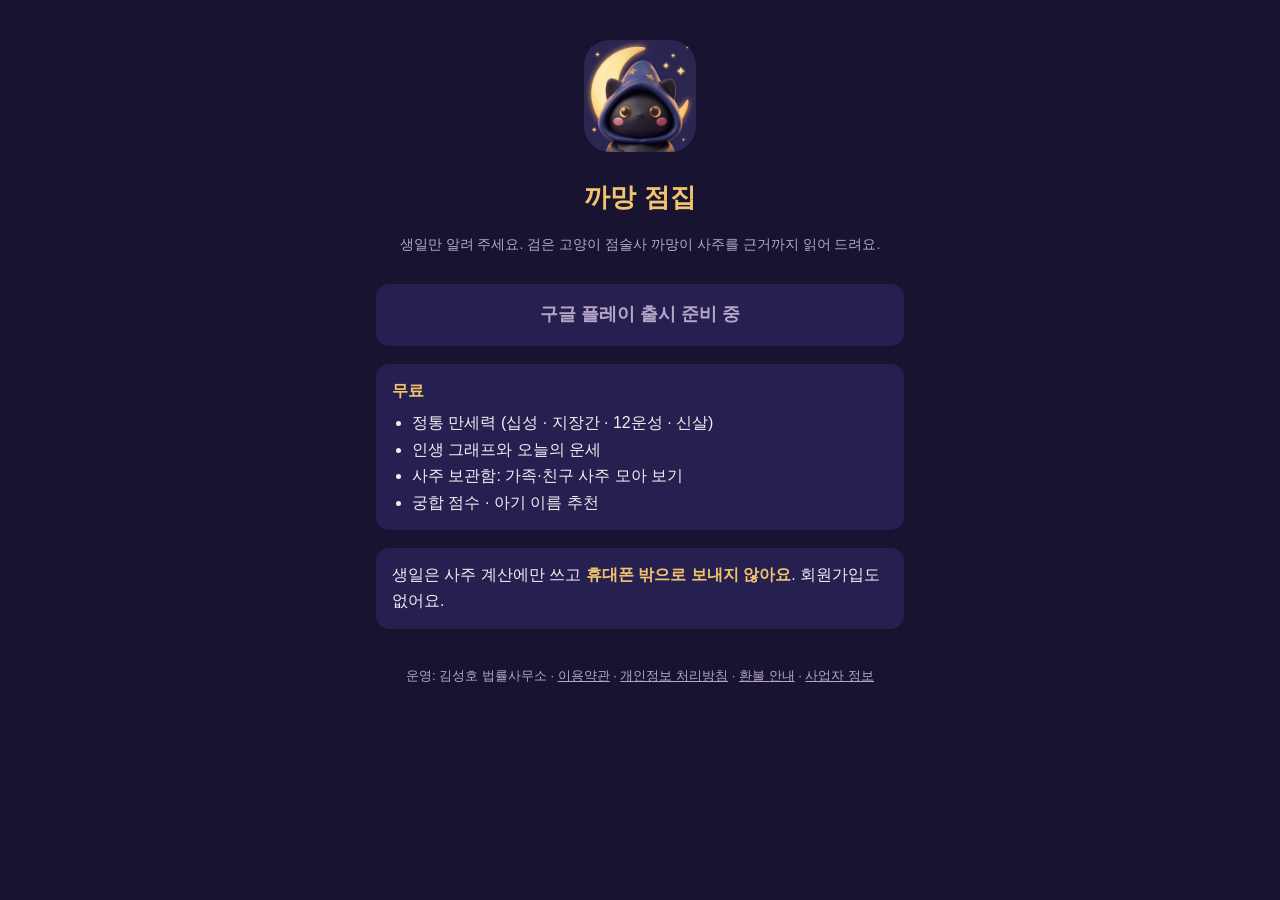
<file: index.html>
<!doctype html>
<html lang="ko">
<head>
<meta charset="utf-8">
<meta name="viewport" content="width=device-width,initial-scale=1">
<title>까망 점집</title>
<meta name="description" content="검은 고양이 점술사 까망이 사주를 근거까지 읽어 주는 앱. 무료 만세력, 인생 그래프, 궁합 점수, 아기 이름 추천.">
<link rel="icon" href="icons/icon-192.png">
<link rel="apple-touch-icon" href="icons/apple-touch-icon.png">
<style>
:root { --bg: #171330; --fg: #f5ecf2; --mute: #b6a6c8; --card: #262050; --hl: #f2c46d; --btn: #ff7fa3; }
* { box-sizing: border-box; }
body { margin: 0; background: var(--bg); color: var(--fg); font: 16px/1.65 -apple-system, "Apple SD Gothic Neo", "Noto Sans KR", sans-serif; }
main { max-width: 560px; margin: 0 auto; padding: 40px 16px 56px; text-align: center; }
img.icon { width: 112px; height: 112px; border-radius: 26px; }
h1 { font-size: 26px; margin: 16px 0 4px; color: var(--hl); }
.note { color: var(--mute); font-size: 14px; }
.btn { display: block; margin: 28px 0 8px; padding: 16px; border-radius: 14px; background: var(--btn); color: #2a1720; font-weight: 800; font-size: 18px; text-decoration: none; }
.btn.off { background: var(--card); color: var(--mute); }
.card { background: var(--card); border-radius: 14px; padding: 14px 16px; margin-top: 18px; text-align: left; }
.card ul { margin: 6px 0 0; padding-left: 20px; }
b { color: var(--hl); }
footer { margin-top: 36px; font-size: 13px; color: var(--mute); }
footer a { color: inherit; }
</style>
</head>
<body>
<main>
<img class="icon" src="icons/icon-512.png" alt="">
<h1>까망 점집</h1>
<p class="note">생일만 알려 주세요. 검은 고양이 점술사 까망이 사주를 근거까지 읽어 드려요.</p>
<span class="btn off">구글 플레이 출시 준비 중</span>
<div class="card"><b>무료</b>
<ul>
<li>정통 만세력 (십성 · 지장간 · 12운성 · 신살)</li>
<li>인생 그래프와 오늘의 운세</li>
<li>사주 보관함: 가족·친구 사주 모아 보기</li>
<li>궁합 점수 · 아기 이름 추천</li>
</ul></div>
<div class="card">생일은 사주 계산에만 쓰고 <b>휴대폰 밖으로 보내지 않아요</b>. 회원가입도 없어요.</div>
<footer>운영: 김성호 법률사무소 · <a href="terms.html">이용약관</a> · <a href="privacy.html">개인정보 처리방침</a> · <a href="refund.html">환불 안내</a> · <a href="business.html">사업자 정보</a></footer>
</main>
</body>
</html>
</file>
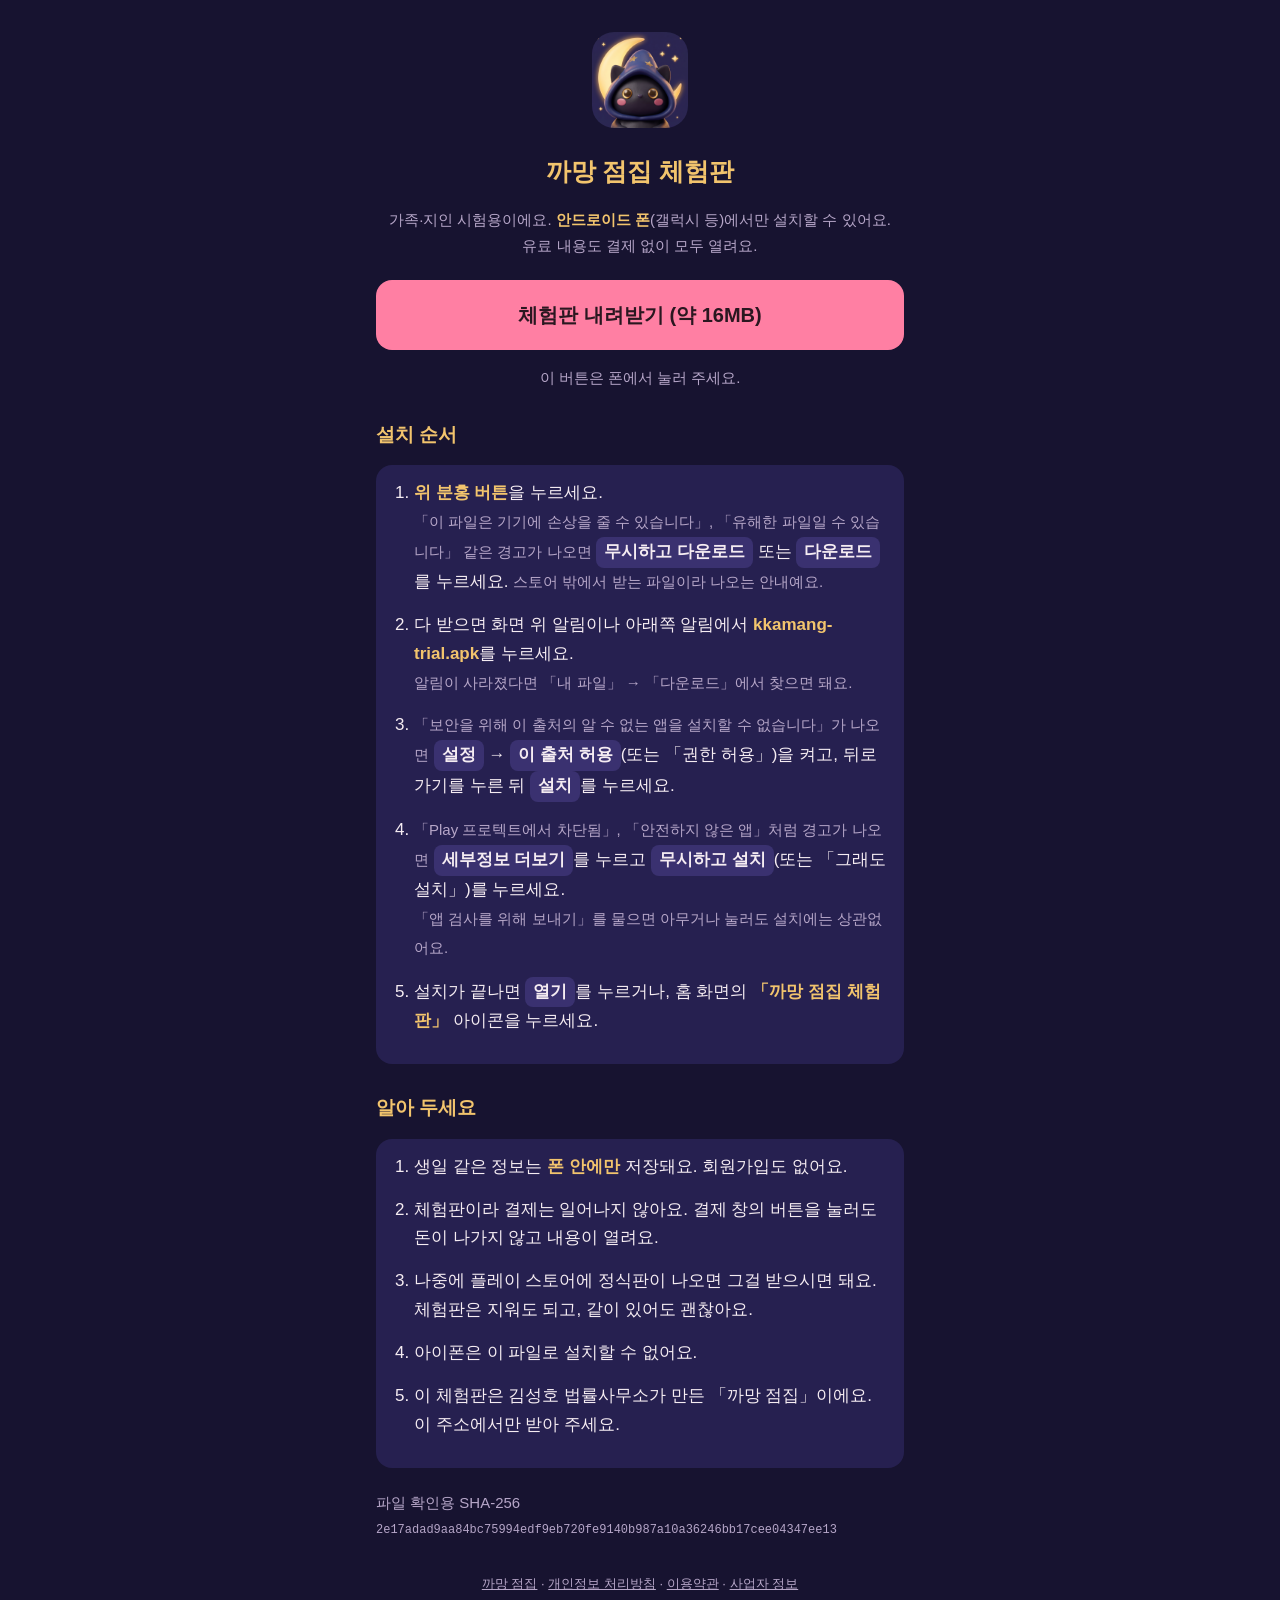
<file: try/index.html>
<!doctype html>
<html lang="ko">
<head>
<meta charset="utf-8">
<meta name="viewport" content="width=device-width,initial-scale=1">
<title>까망 점집 체험판 받기</title>
<meta name="robots" content="noindex">
<link rel="icon" href="../icons/icon-192.png">
<style>
:root { --bg: #171330; --fg: #f5ecf2; --mute: #b6a6c8; --card: #262050; --hl: #f2c46d; --btn: #ff7fa3; --ok: #9fe0b8; }
* { box-sizing: border-box; }
body { margin: 0; background: var(--bg); color: var(--fg); font: 17px/1.7 -apple-system, "Apple SD Gothic Neo", "Noto Sans KR", sans-serif; }
main { max-width: 560px; margin: 0 auto; padding: 32px 16px 56px; }
.top { text-align: center; }
img.icon { width: 96px; height: 96px; border-radius: 22px; }
h1 { font-size: 25px; margin: 12px 0 4px; color: var(--hl); }
h2 { font-size: 19px; margin: 28px 0 8px; color: var(--hl); }
.note { color: var(--mute); font-size: 15px; }
.btn { display: block; margin: 22px 0 6px; padding: 18px; border-radius: 16px; background: var(--btn); color: #2a1720; font-weight: 800; font-size: 20px; text-align: center; text-decoration: none; }
.card { background: var(--card); border-radius: 16px; padding: 14px 16px; margin-top: 14px; }
ol { margin: 0; padding-left: 22px; }
ol li { margin: 0 0 14px; }
.say { display: inline-block; padding: 1px 8px; border-radius: 8px; background: #3a3170; color: var(--fg); font-weight: 700; white-space: nowrap; }
.warn { color: var(--mute); font-size: 15px; }
b { color: var(--hl); }
code { font-size: 12px; word-break: break-all; color: var(--mute); }
footer { margin-top: 32px; font-size: 13px; color: var(--mute); text-align: center; }
footer a { color: inherit; }
</style>
</head>
<body>
<main>
<div class="top">
<img class="icon" src="../icons/icon-512.png" alt="">
<h1>까망 점집 체험판</h1>
<p class="note">가족·지인 시험용이에요. <b>안드로이드 폰</b>(갤럭시 등)에서만 설치할 수 있어요.<br>유료 내용도 결제 없이 모두 열려요.</p>
</div>

<a class="btn" href="kkamang-trial.apk" download>체험판 내려받기 (약 16MB)</a>
<p class="note" style="text-align:center">이 버튼은 폰에서 눌러 주세요.</p>

<h2>설치 순서</h2>
<div class="card">
<ol>
<li><b>위 분홍 버튼</b>을 누르세요.<br>
<span class="warn">「이 파일은 기기에 손상을 줄 수 있습니다」, 「유해한 파일일 수 있습니다」 같은 경고가 나오면</span>
<span class="say">무시하고 다운로드</span> 또는 <span class="say">다운로드</span>를 누르세요.
<span class="warn">스토어 밖에서 받는 파일이라 나오는 안내예요.</span></li>
<li>다 받으면 화면 위 알림이나 아래쪽 알림에서 <b>kkamang-trial.apk</b>를 누르세요.<br>
<span class="warn">알림이 사라졌다면 「내 파일」 → 「다운로드」에서 찾으면 돼요.</span></li>
<li><span class="warn">「보안을 위해 이 출처의 알 수 없는 앱을 설치할 수 없습니다」가 나오면</span>
<span class="say">설정</span> → <span class="say">이 출처 허용</span>(또는 「권한 허용」)을 켜고, 뒤로 가기를 누른 뒤 <span class="say">설치</span>를 누르세요.</li>
<li><span class="warn">「Play 프로텍트에서 차단됨」, 「안전하지 않은 앱」처럼 경고가 나오면</span>
<span class="say">세부정보 더보기</span>를 누르고 <span class="say">무시하고 설치</span>(또는 「그래도 설치」)를 누르세요.<br>
<span class="warn">「앱 검사를 위해 보내기」를 물으면 아무거나 눌러도 설치에는 상관없어요.</span></li>
<li>설치가 끝나면 <span class="say">열기</span>를 누르거나, 홈 화면의 <b>「까망 점집 체험판」</b> 아이콘을 누르세요.</li>
</ol>
</div>

<h2>알아 두세요</h2>
<div class="card">
<ol>
<li>생일 같은 정보는 <b>폰 안에만</b> 저장돼요. 회원가입도 없어요.</li>
<li>체험판이라 결제는 일어나지 않아요. 결제 창의 버튼을 눌러도 돈이 나가지 않고 내용이 열려요.</li>
<li>나중에 플레이 스토어에 정식판이 나오면 그걸 받으시면 돼요. 체험판은 지워도 되고, 같이 있어도 괜찮아요.</li>
<li>아이폰은 이 파일로 설치할 수 없어요.</li>
<li>이 체험판은 김성호 법률사무소가 만든 「까망 점집」이에요. 이 주소에서만 받아 주세요.</li>
</ol>
</div>

<p class="note" style="margin-top:22px">파일 확인용 SHA-256<br><code>2e17adad9aa84bc75994edf9eb720fe9140b987a10a36246bb17cee04347ee13</code></p>
<footer><a href="../">까망 점집</a> · <a href="../privacy.html">개인정보 처리방침</a> · <a href="../terms.html">이용약관</a> · <a href="../business.html">사업자 정보</a></footer>
</main>
</body>
</html>
</file>
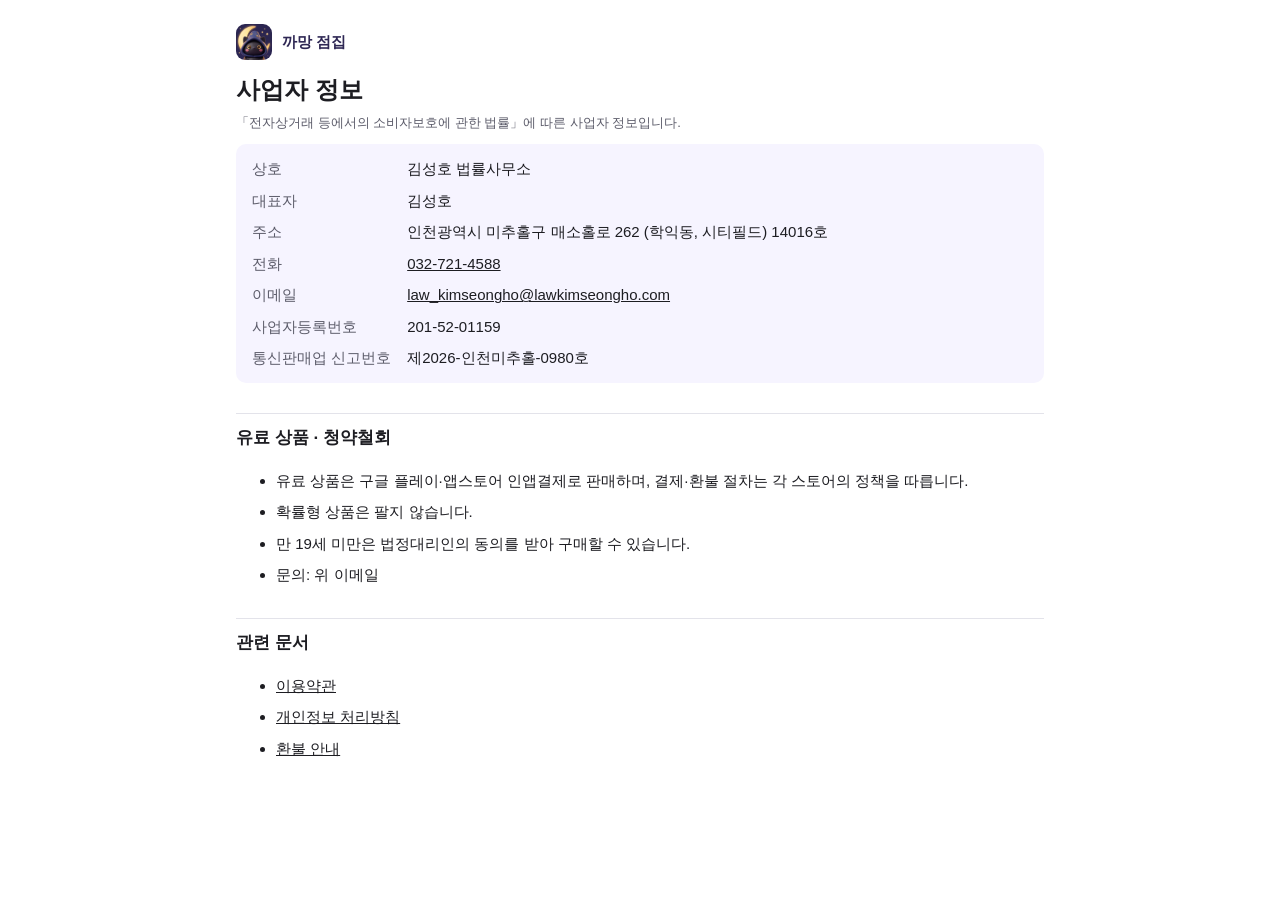
<file: business.html>
<!doctype html>
<html lang="ko">
<head>
<meta charset="utf-8">
<meta name="viewport" content="width=device-width,initial-scale=1">
<title>사업자 정보 · 까망 점집</title>
<link rel="icon" href="icons/icon-192.png">
<link rel="stylesheet" href="legal.css">
</head>
<body>
<main>
<a class="app" href="./"><img src="icons/icon-192.png" alt="">까망 점집</a>
<h1>사업자 정보</h1>
<p class="meta">「전자상거래 등에서의 소비자보호에 관한 법률」에 따른 사업자 정보입니다.</p>

<dl class="info">
  <dt>상호</dt><dd>김성호 법률사무소</dd>
  <dt>대표자</dt><dd>김성호</dd>
  <dt>주소</dt><dd>인천광역시 미추홀구 매소홀로 262 (학익동, 시티필드) 14016호</dd>
  <dt>전화</dt><dd><a href="tel:032-721-4588">032-721-4588</a></dd>
  <dt>이메일</dt><dd><a href="mailto:law_kimseongho@lawkimseongho.com">law_kimseongho@lawkimseongho.com</a></dd>
  <dt>사업자등록번호</dt><dd>201-52-01159</dd>
  <dt>통신판매업 신고번호</dt><dd>제2026-인천미추홀-0980호</dd>
</dl>

<h2>유료 상품 · 청약철회</h2>
<ul>
  <li>유료 상품은 구글 플레이·앱스토어 인앱결제로 판매하며, 결제·환불 절차는 각 스토어의 정책을 따릅니다.</li>
  <li>확률형 상품은 팔지 않습니다.</li>
  <li>만 19세 미만은 법정대리인의 동의를 받아 구매할 수 있습니다.</li>
  <li>문의: 위 이메일</li>
</ul>

<h2>관련 문서</h2>
<ul>
  <li><a href="terms.html">이용약관</a></li>
  <li><a href="privacy.html">개인정보 처리방침</a></li>
  <li><a href="refund.html">환불 안내</a></li>
</ul>
</main>
</body>
</html>
</file>
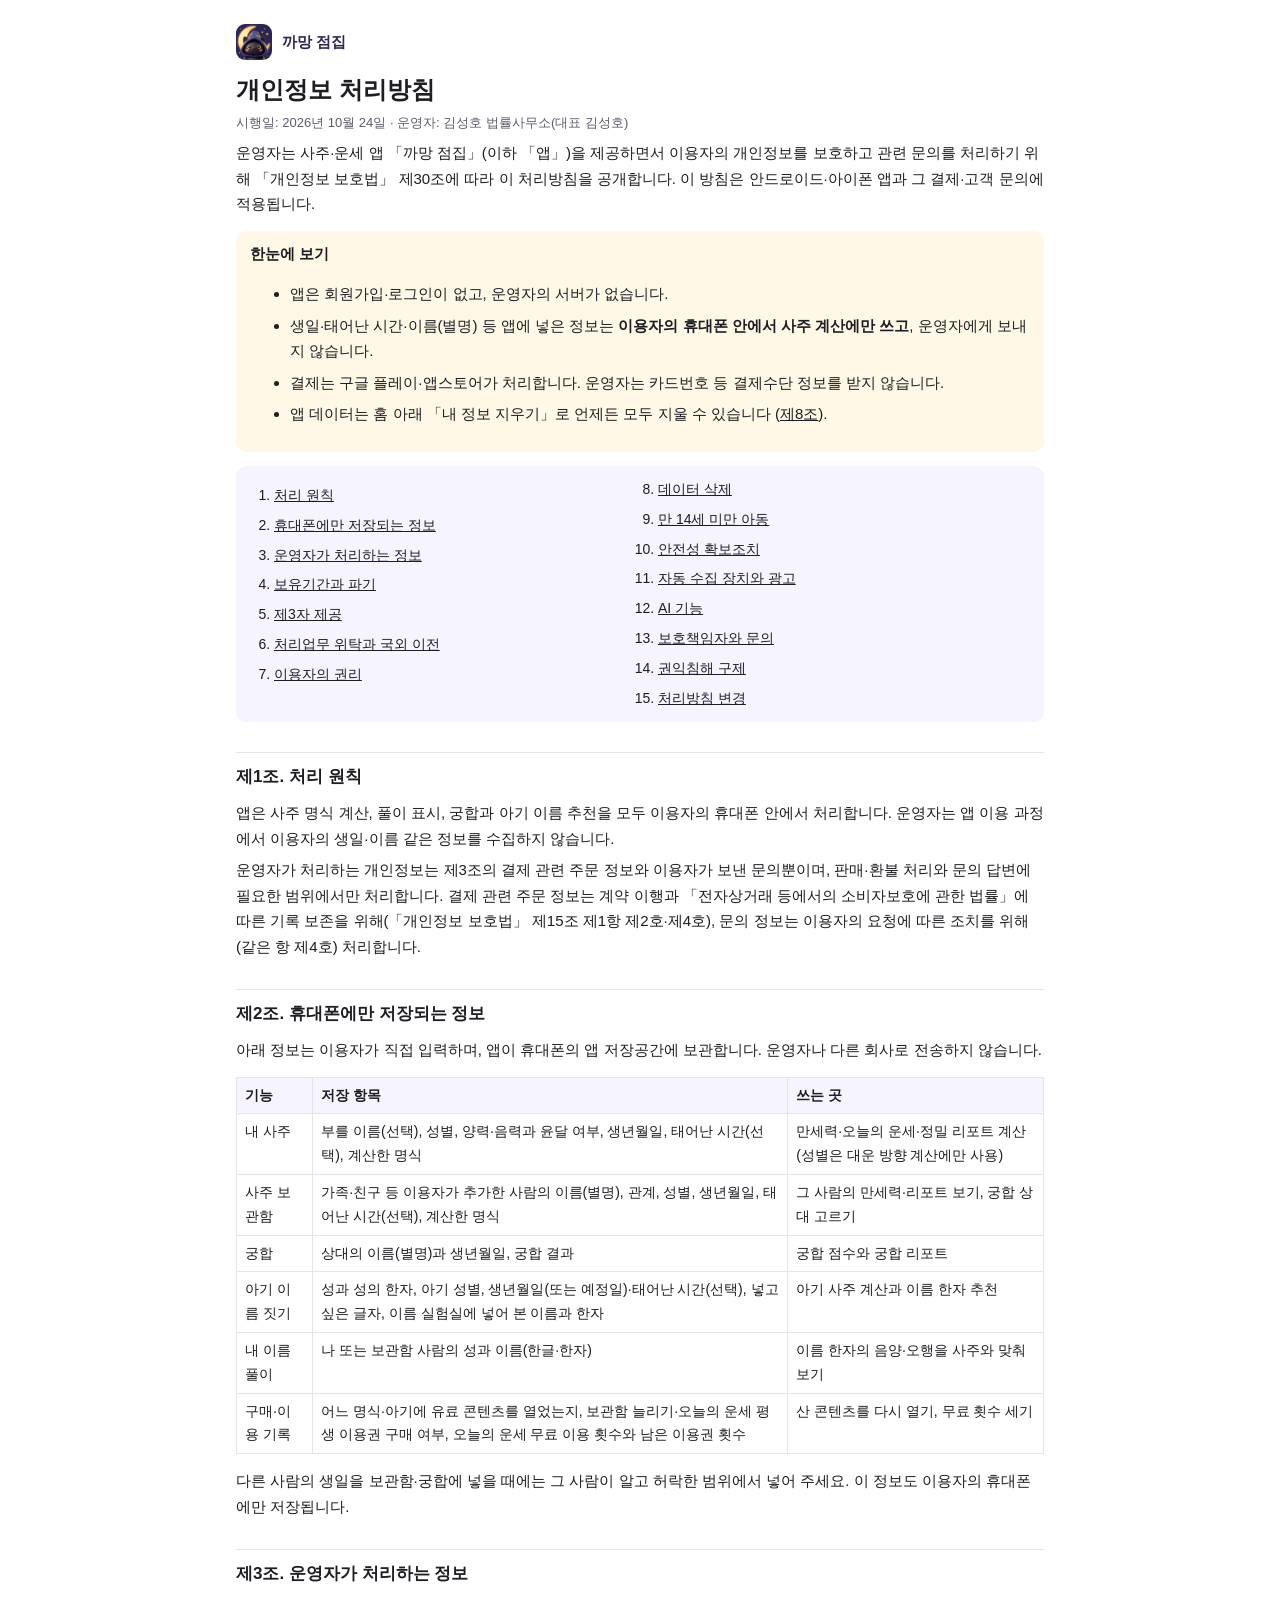
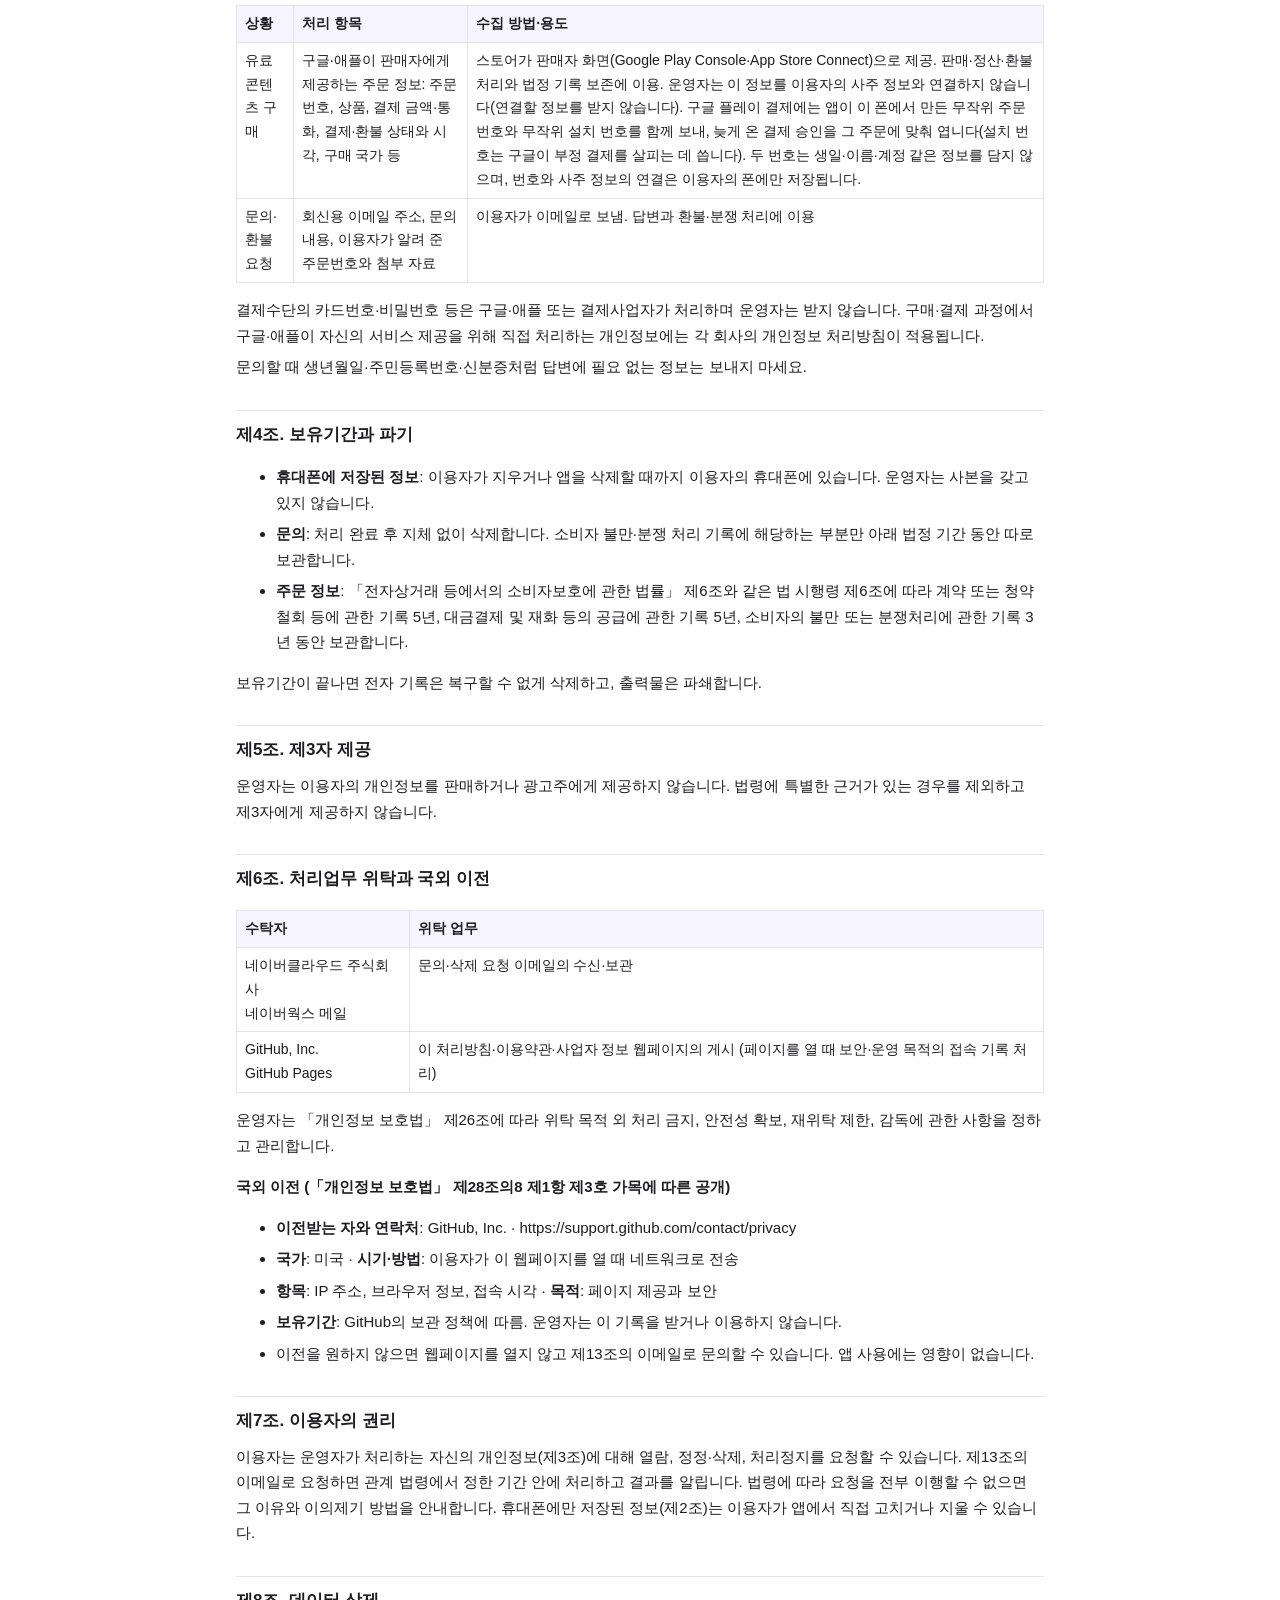
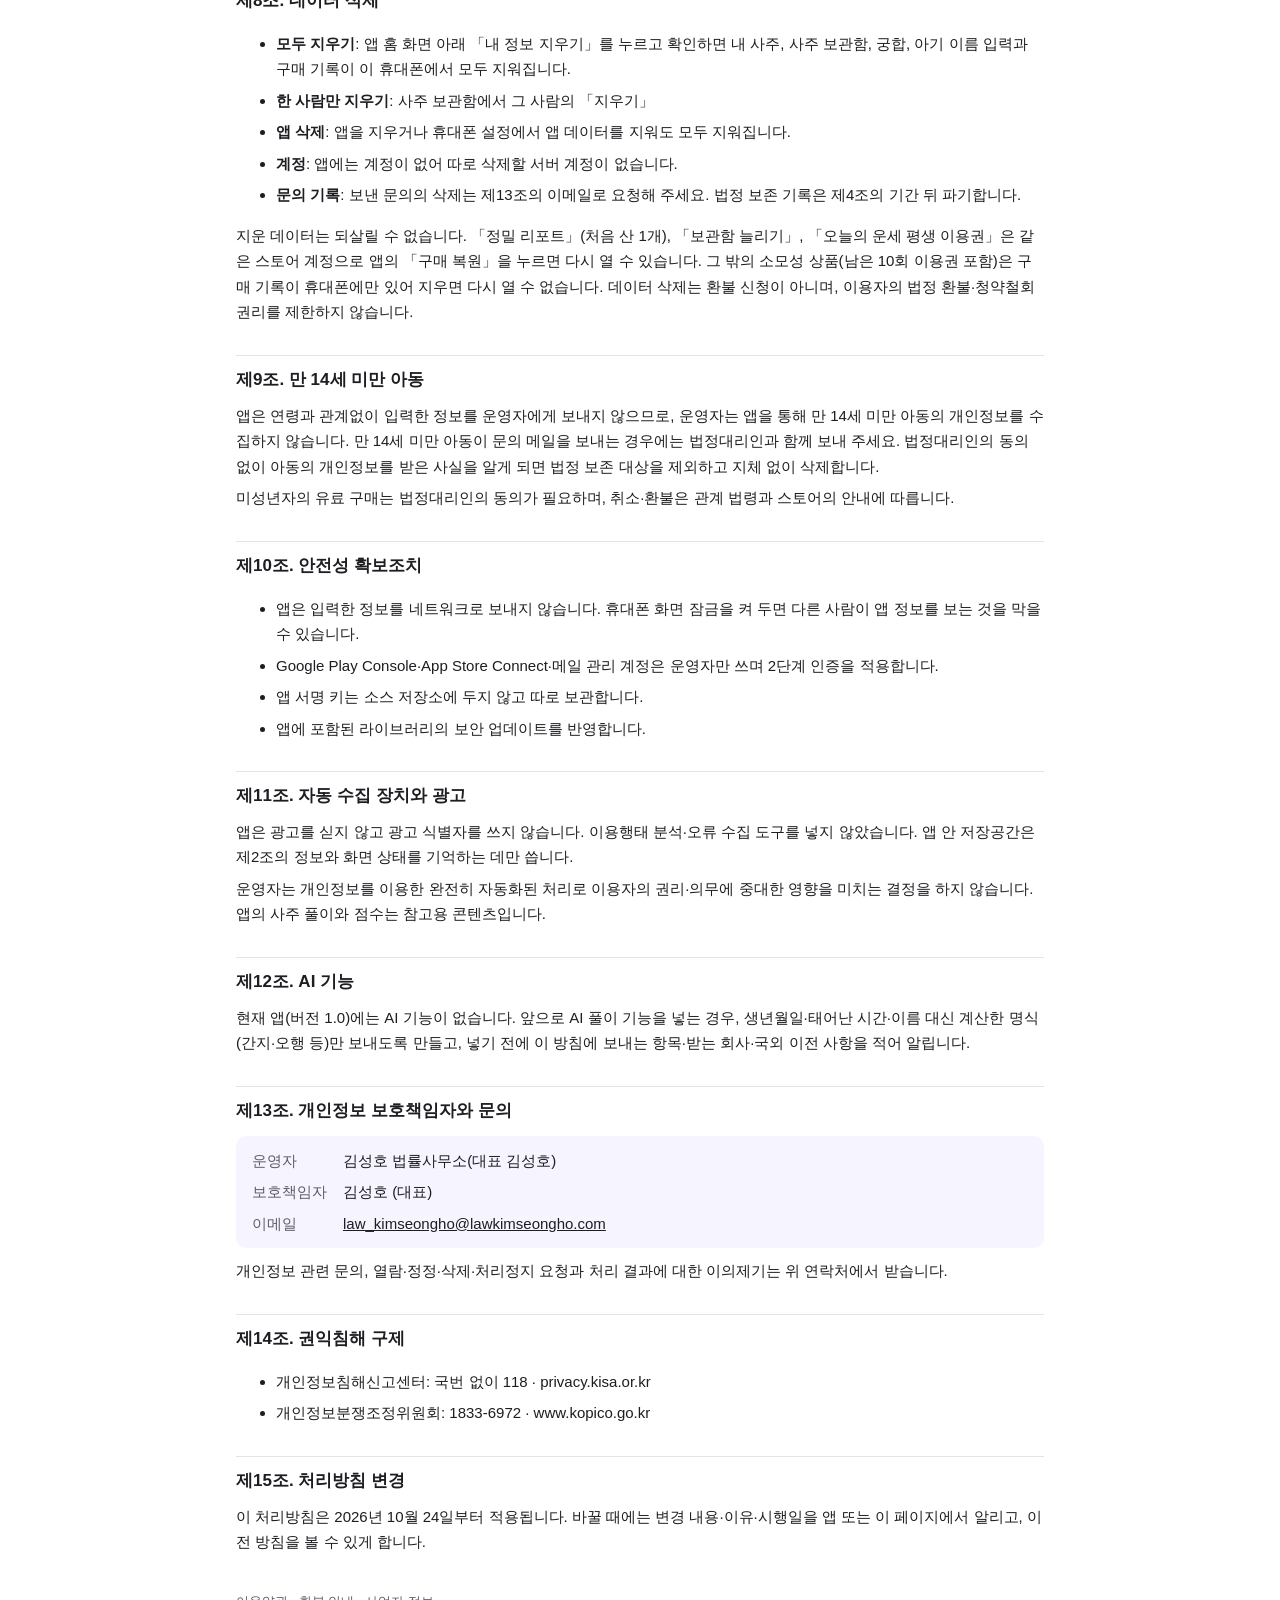
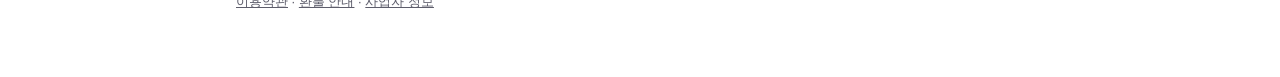
<file: privacy.html>
<!doctype html>
<html lang="ko">
<head>
<meta charset="utf-8">
<meta name="viewport" content="width=device-width,initial-scale=1">
<title>개인정보 처리방침 · 까망 점집</title>
<link rel="icon" href="icons/icon-192.png">
<link rel="stylesheet" href="legal.css">
</head>
<body>
<main>
<a class="app" href="./"><img src="icons/icon-192.png" alt="">까망 점집</a>
<h1>개인정보 처리방침</h1>
<p class="meta">시행일: 2026년 10월 24일 · 운영자: 김성호 법률사무소(대표 김성호)</p>

<p>운영자는 사주·운세 앱 「까망 점집」(이하 「앱」)을 제공하면서 이용자의 개인정보를 보호하고 관련 문의를 처리하기 위해 「개인정보 보호법」 제30조에 따라 이 처리방침을 공개합니다. 이 방침은 안드로이드·아이폰 앱과 그 결제·고객 문의에 적용됩니다.</p>

<div class="callout">
<b>한눈에 보기</b>
<ul>
<li>앱은 회원가입·로그인이 없고, 운영자의 서버가 없습니다.</li>
<li>생일·태어난 시간·이름(별명) 등 앱에 넣은 정보는 <b>이용자의 휴대폰 안에서 사주 계산에만 쓰고</b>, 운영자에게 보내지 않습니다.</li>
<li>결제는 구글 플레이·앱스토어가 처리합니다. 운영자는 카드번호 등 결제수단 정보를 받지 않습니다.</li>
<li>앱 데이터는 홈 아래 「내 정보 지우기」로 언제든 모두 지울 수 있습니다 (<a href="#delete">제8조</a>).</li>
</ul>
</div>

<nav class="toc" aria-label="목차">
<ol>
<li><a href="#c1">처리 원칙</a></li>
<li><a href="#c2">휴대폰에만 저장되는 정보</a></li>
<li><a href="#c3">운영자가 처리하는 정보</a></li>
<li><a href="#c4">보유기간과 파기</a></li>
<li><a href="#c5">제3자 제공</a></li>
<li><a href="#c6">처리업무 위탁과 국외 이전</a></li>
<li><a href="#c7">이용자의 권리</a></li>
<li><a href="#delete">데이터 삭제</a></li>
<li><a href="#c9">만 14세 미만 아동</a></li>
<li><a href="#c10">안전성 확보조치</a></li>
<li><a href="#c11">자동 수집 장치와 광고</a></li>
<li><a href="#c12">AI 기능</a></li>
<li><a href="#c13">보호책임자와 문의</a></li>
<li><a href="#c14">권익침해 구제</a></li>
<li><a href="#c15">처리방침 변경</a></li>
</ol>
</nav>

<h2 id="c1">제1조. 처리 원칙</h2>
<p>앱은 사주 명식 계산, 풀이 표시, 궁합과 아기 이름 추천을 모두 이용자의 휴대폰 안에서 처리합니다. 운영자는 앱 이용 과정에서 이용자의 생일·이름 같은 정보를 수집하지 않습니다.</p>
<p>운영자가 처리하는 개인정보는 제3조의 결제 관련 주문 정보와 이용자가 보낸 문의뿐이며, 판매·환불 처리와 문의 답변에 필요한 범위에서만 처리합니다. 결제 관련 주문 정보는 계약 이행과 「전자상거래 등에서의 소비자보호에 관한 법률」에 따른 기록 보존을 위해(「개인정보 보호법」 제15조 제1항 제2호·제4호), 문의 정보는 이용자의 요청에 따른 조치를 위해(같은 항 제4호) 처리합니다.</p>

<h2 id="c2">제2조. 휴대폰에만 저장되는 정보</h2>
<p>아래 정보는 이용자가 직접 입력하며, 앱이 휴대폰의 앱 저장공간에 보관합니다. 운영자나 다른 회사로 전송하지 않습니다.</p>
<div class="tw">
<table>
<tr><th>기능</th><th>저장 항목</th><th>쓰는 곳</th></tr>
<tr><td>내 사주</td><td>부를 이름(선택), 성별, 양력·음력과 윤달 여부, 생년월일, 태어난 시간(선택), 계산한 명식</td><td>만세력·오늘의 운세·정밀 리포트 계산 (성별은 대운 방향 계산에만 사용)</td></tr>
<tr><td>사주 보관함</td><td>가족·친구 등 이용자가 추가한 사람의 이름(별명), 관계, 성별, 생년월일, 태어난 시간(선택), 계산한 명식</td><td>그 사람의 만세력·리포트 보기, 궁합 상대 고르기</td></tr>
<tr><td>궁합</td><td>상대의 이름(별명)과 생년월일, 궁합 결과</td><td>궁합 점수와 궁합 리포트</td></tr>
<tr><td>아기 이름 짓기</td><td>성과 성의 한자, 아기 성별, 생년월일(또는 예정일)·태어난 시간(선택), 넣고 싶은 글자, 이름 실험실에 넣어 본 이름과 한자</td><td>아기 사주 계산과 이름 한자 추천</td></tr>
<tr><td>내 이름 풀이</td><td>나 또는 보관함 사람의 성과 이름(한글·한자)</td><td>이름 한자의 음양·오행을 사주와 맞춰 보기</td></tr>
<tr><td>구매·이용 기록</td><td>어느 명식·아기에 유료 콘텐츠를 열었는지, 보관함 늘리기·오늘의 운세 평생 이용권 구매 여부, 오늘의 운세 무료 이용 횟수와 남은 이용권 횟수</td><td>산 콘텐츠를 다시 열기, 무료 횟수 세기</td></tr>
</table>
</div>
<p>다른 사람의 생일을 보관함·궁합에 넣을 때에는 그 사람이 알고 허락한 범위에서 넣어 주세요. 이 정보도 이용자의 휴대폰에만 저장됩니다.</p>

<h2 id="c3">제3조. 운영자가 처리하는 정보</h2>
<div class="tw">
<table>
<tr><th>상황</th><th>처리 항목</th><th>수집 방법·용도</th></tr>
<tr><td>유료 콘텐츠 구매</td><td>구글·애플이 판매자에게 제공하는 주문 정보: 주문번호, 상품, 결제 금액·통화, 결제·환불 상태와 시각, 구매 국가 등</td><td>스토어가 판매자 화면(Google Play Console·App Store Connect)으로 제공. 판매·정산·환불 처리와 법정 기록 보존에 이용. 운영자는 이 정보를 이용자의 사주 정보와 연결하지 않습니다(연결할 정보를 받지 않습니다). 구글 플레이 결제에는 앱이 이 폰에서 만든 무작위 주문 번호와 무작위 설치 번호를 함께 보내, 늦게 온 결제 승인을 그 주문에 맞춰 엽니다(설치 번호는 구글이 부정 결제를 살피는 데 씁니다). 두 번호는 생일·이름·계정 같은 정보를 담지 않으며, 번호와 사주 정보의 연결은 이용자의 폰에만 저장됩니다.</td></tr>
<tr><td>문의·환불 요청</td><td>회신용 이메일 주소, 문의 내용, 이용자가 알려 준 주문번호와 첨부 자료</td><td>이용자가 이메일로 보냄. 답변과 환불·분쟁 처리에 이용</td></tr>
</table>
</div>
<p>결제수단의 카드번호·비밀번호 등은 구글·애플 또는 결제사업자가 처리하며 운영자는 받지 않습니다. 구매·결제 과정에서 구글·애플이 자신의 서비스 제공을 위해 직접 처리하는 개인정보에는 각 회사의 개인정보 처리방침이 적용됩니다.</p>
<p>문의할 때 생년월일·주민등록번호·신분증처럼 답변에 필요 없는 정보는 보내지 마세요.</p>

<h2 id="c4">제4조. 보유기간과 파기</h2>
<ul>
<li><b>휴대폰에 저장된 정보</b>: 이용자가 지우거나 앱을 삭제할 때까지 이용자의 휴대폰에 있습니다. 운영자는 사본을 갖고 있지 않습니다.</li>
<li><b>문의</b>: 처리 완료 후 지체 없이 삭제합니다. 소비자 불만·분쟁 처리 기록에 해당하는 부분만 아래 법정 기간 동안 따로 보관합니다.</li>
<li><b>주문 정보</b>: 「전자상거래 등에서의 소비자보호에 관한 법률」 제6조와 같은 법 시행령 제6조에 따라 계약 또는 청약철회 등에 관한 기록 5년, 대금결제 및 재화 등의 공급에 관한 기록 5년, 소비자의 불만 또는 분쟁처리에 관한 기록 3년 동안 보관합니다.</li>
</ul>
<p>보유기간이 끝나면 전자 기록은 복구할 수 없게 삭제하고, 출력물은 파쇄합니다.</p>

<h2 id="c5">제5조. 제3자 제공</h2>
<p>운영자는 이용자의 개인정보를 판매하거나 광고주에게 제공하지 않습니다. 법령에 특별한 근거가 있는 경우를 제외하고 제3자에게 제공하지 않습니다.</p>

<h2 id="c6">제6조. 처리업무 위탁과 국외 이전</h2>
<div class="tw">
<table>
<tr><th>수탁자</th><th>위탁 업무</th></tr>
<tr><td>네이버클라우드 주식회사<br>네이버웍스 메일</td><td>문의·삭제 요청 이메일의 수신·보관</td></tr>
<tr><td>GitHub, Inc.<br>GitHub Pages</td><td>이 처리방침·이용약관·사업자 정보 웹페이지의 게시 (페이지를 열 때 보안·운영 목적의 접속 기록 처리)</td></tr>
</table>
</div>
<p>운영자는 「개인정보 보호법」 제26조에 따라 위탁 목적 외 처리 금지, 안전성 확보, 재위탁 제한, 감독에 관한 사항을 정하고 관리합니다.</p>
<h3>국외 이전 (「개인정보 보호법」 제28조의8 제1항 제3호 가목에 따른 공개)</h3>
<ul>
<li><b>이전받는 자와 연락처</b>: GitHub, Inc. · https://support.github.com/contact/privacy</li>
<li><b>국가</b>: 미국 · <b>시기·방법</b>: 이용자가 이 웹페이지를 열 때 네트워크로 전송</li>
<li><b>항목</b>: IP 주소, 브라우저 정보, 접속 시각 · <b>목적</b>: 페이지 제공과 보안</li>
<li><b>보유기간</b>: GitHub의 보관 정책에 따름. 운영자는 이 기록을 받거나 이용하지 않습니다.</li>
<li>이전을 원하지 않으면 웹페이지를 열지 않고 제13조의 이메일로 문의할 수 있습니다. 앱 사용에는 영향이 없습니다.</li>
</ul>

<h2 id="c7">제7조. 이용자의 권리</h2>
<p>이용자는 운영자가 처리하는 자신의 개인정보(제3조)에 대해 열람, 정정·삭제, 처리정지를 요청할 수 있습니다. 제13조의 이메일로 요청하면 관계 법령에서 정한 기간 안에 처리하고 결과를 알립니다. 법령에 따라 요청을 전부 이행할 수 없으면 그 이유와 이의제기 방법을 안내합니다. 휴대폰에만 저장된 정보(제2조)는 이용자가 앱에서 직접 고치거나 지울 수 있습니다.</p>

<h2 id="delete">제8조. 데이터 삭제</h2>
<ul>
<li><b>모두 지우기</b>: 앱 홈 화면 아래 「내 정보 지우기」를 누르고 확인하면 내 사주, 사주 보관함, 궁합, 아기 이름 입력과 구매 기록이 이 휴대폰에서 모두 지워집니다.</li>
<li><b>한 사람만 지우기</b>: 사주 보관함에서 그 사람의 「지우기」</li>
<li><b>앱 삭제</b>: 앱을 지우거나 휴대폰 설정에서 앱 데이터를 지워도 모두 지워집니다.</li>
<li><b>계정</b>: 앱에는 계정이 없어 따로 삭제할 서버 계정이 없습니다.</li>
<li><b>문의 기록</b>: 보낸 문의의 삭제는 제13조의 이메일로 요청해 주세요. 법정 보존 기록은 제4조의 기간 뒤 파기합니다.</li>
</ul>
<p>지운 데이터는 되살릴 수 없습니다. 「정밀 리포트」(처음 산 1개), 「보관함 늘리기」, 「오늘의 운세 평생 이용권」은 같은 스토어 계정으로 앱의 「구매 복원」을 누르면 다시 열 수 있습니다. 그 밖의 소모성 상품(남은 10회 이용권 포함)은 구매 기록이 휴대폰에만 있어 지우면 다시 열 수 없습니다. 데이터 삭제는 환불 신청이 아니며, 이용자의 법정 환불·청약철회 권리를 제한하지 않습니다.</p>

<h2 id="c9">제9조. 만 14세 미만 아동</h2>
<p>앱은 연령과 관계없이 입력한 정보를 운영자에게 보내지 않으므로, 운영자는 앱을 통해 만 14세 미만 아동의 개인정보를 수집하지 않습니다. 만 14세 미만 아동이 문의 메일을 보내는 경우에는 법정대리인과 함께 보내 주세요. 법정대리인의 동의 없이 아동의 개인정보를 받은 사실을 알게 되면 법정 보존 대상을 제외하고 지체 없이 삭제합니다.</p>
<p>미성년자의 유료 구매는 법정대리인의 동의가 필요하며, 취소·환불은 관계 법령과 스토어의 안내에 따릅니다.</p>

<h2 id="c10">제10조. 안전성 확보조치</h2>
<ul>
<li>앱은 입력한 정보를 네트워크로 보내지 않습니다. 휴대폰 화면 잠금을 켜 두면 다른 사람이 앱 정보를 보는 것을 막을 수 있습니다.</li>
<li>Google Play Console·App Store Connect·메일 관리 계정은 운영자만 쓰며 2단계 인증을 적용합니다.</li>
<li>앱 서명 키는 소스 저장소에 두지 않고 따로 보관합니다.</li>
<li>앱에 포함된 라이브러리의 보안 업데이트를 반영합니다.</li>
</ul>

<h2 id="c11">제11조. 자동 수집 장치와 광고</h2>
<p>앱은 광고를 싣지 않고 광고 식별자를 쓰지 않습니다. 이용행태 분석·오류 수집 도구를 넣지 않았습니다. 앱 안 저장공간은 제2조의 정보와 화면 상태를 기억하는 데만 씁니다.</p>
<p>운영자는 개인정보를 이용한 완전히 자동화된 처리로 이용자의 권리·의무에 중대한 영향을 미치는 결정을 하지 않습니다. 앱의 사주 풀이와 점수는 참고용 콘텐츠입니다.</p>

<h2 id="c12">제12조. AI 기능</h2>
<p>현재 앱(버전 1.0)에는 AI 기능이 없습니다. 앞으로 AI 풀이 기능을 넣는 경우, 생년월일·태어난 시간·이름 대신 계산한 명식(간지·오행 등)만 보내도록 만들고, 넣기 전에 이 방침에 보내는 항목·받는 회사·국외 이전 사항을 적어 알립니다.</p>

<h2 id="c13">제13조. 개인정보 보호책임자와 문의</h2>
<dl class="info">
<dt>운영자</dt><dd>김성호 법률사무소(대표 김성호)</dd>
<dt>보호책임자</dt><dd>김성호 (대표)</dd>
<dt>이메일</dt><dd><a href="mailto:law_kimseongho@lawkimseongho.com">law_kimseongho@lawkimseongho.com</a></dd>
</dl>
<p>개인정보 관련 문의, 열람·정정·삭제·처리정지 요청과 처리 결과에 대한 이의제기는 위 연락처에서 받습니다.</p>

<h2 id="c14">제14조. 권익침해 구제</h2>
<ul>
<li>개인정보침해신고센터: 국번 없이 118 · privacy.kisa.or.kr</li>
<li>개인정보분쟁조정위원회: 1833-6972 · www.kopico.go.kr</li>
</ul>

<h2 id="c15">제15조. 처리방침 변경</h2>
<p>이 처리방침은 2026년 10월 24일부터 적용됩니다. 바꿀 때에는 변경 내용·이유·시행일을 앱 또는 이 페이지에서 알리고, 이전 방침을 볼 수 있게 합니다.</p>

<footer><a href="terms.html">이용약관</a> · <a href="refund.html">환불 안내</a> · <a href="business.html">사업자 정보</a></footer>
</main>
</body>
</html>
</file>
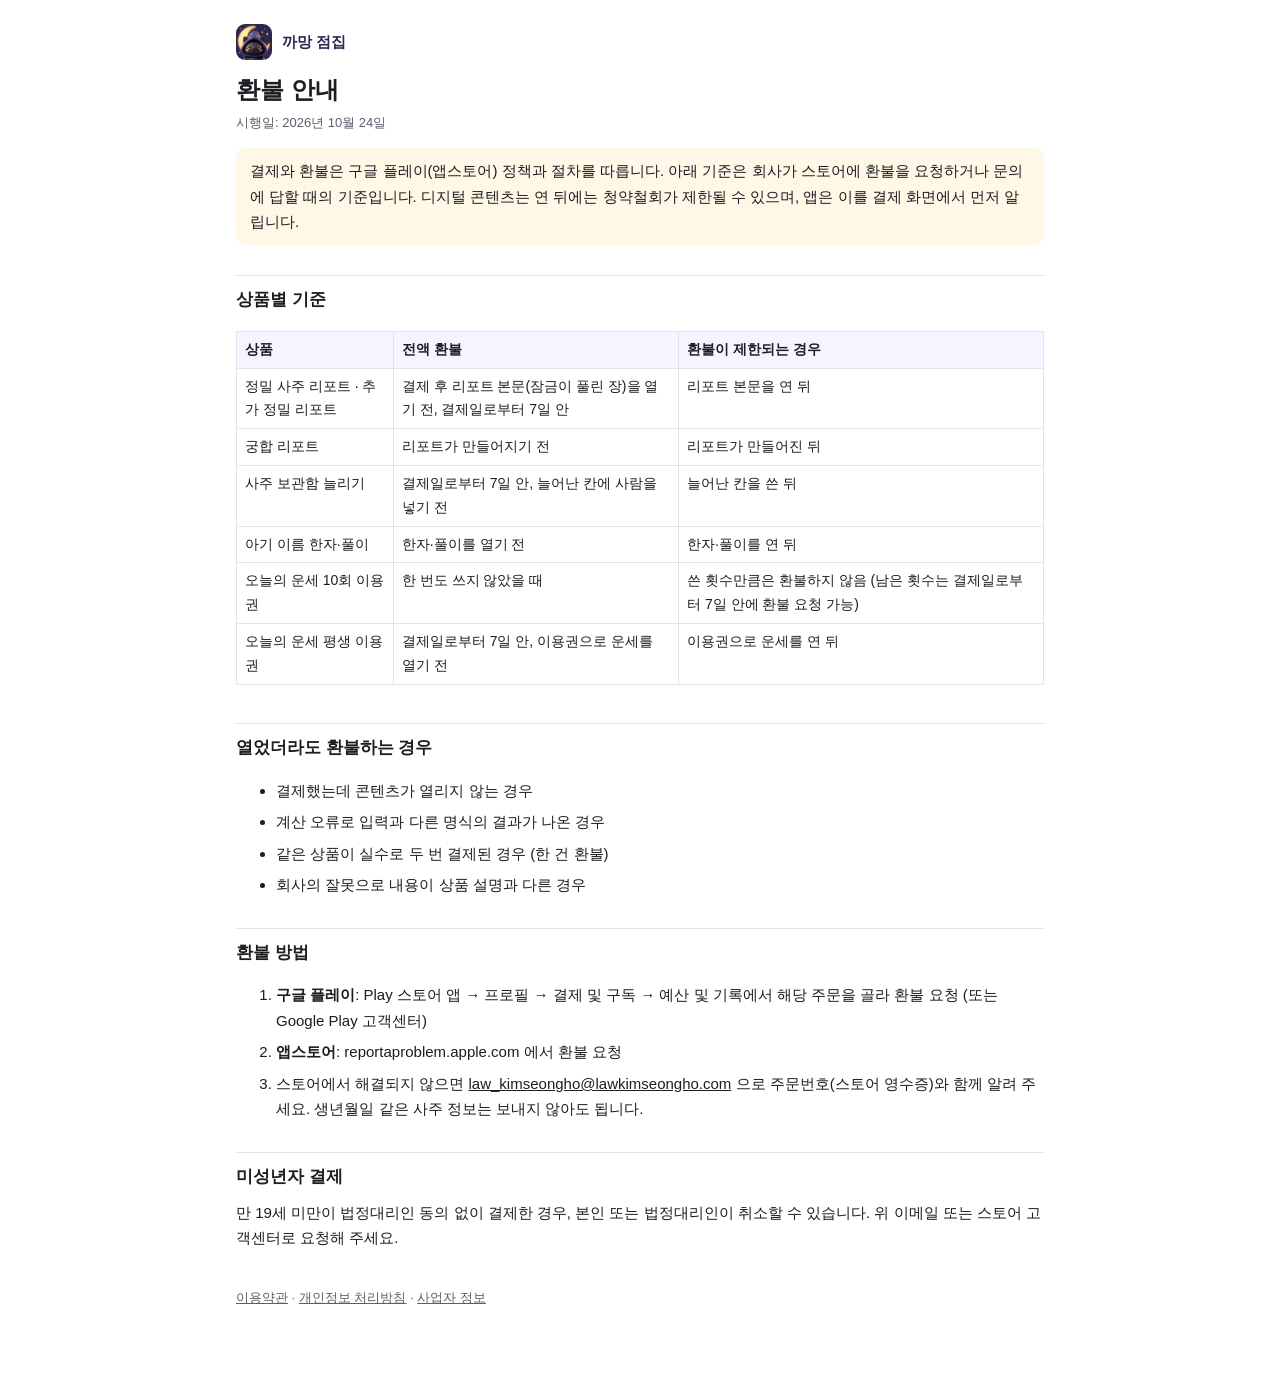
<file: refund.html>
<!doctype html>
<html lang="ko">
<head>
<meta charset="utf-8">
<meta name="viewport" content="width=device-width,initial-scale=1">
<title>환불 안내 · 까망 점집</title>
<link rel="icon" href="icons/icon-192.png">
<link rel="stylesheet" href="legal.css">
</head>
<body>
<main>
<a class="app" href="./"><img src="icons/icon-192.png" alt="">까망 점집</a>
<h1>환불 안내</h1>
<p class="meta">시행일: 2026년 10월 24일</p>

<div class="callout">결제와 환불은 구글 플레이(앱스토어) 정책과 절차를 따릅니다. 아래 기준은 회사가 스토어에 환불을 요청하거나 문의에 답할 때의 기준입니다. 디지털 콘텐츠는 연 뒤에는 청약철회가 제한될 수 있으며, 앱은 이를 결제 화면에서 먼저 알립니다.</div>

<h2>상품별 기준</h2>
<div class="tw">
<table>
<tr><th>상품</th><th>전액 환불</th><th>환불이 제한되는 경우</th></tr>
<tr><td>정밀 사주 리포트 · 추가 정밀 리포트</td><td>결제 후 리포트 본문(잠금이 풀린 장)을 열기 전, 결제일로부터 7일 안</td><td>리포트 본문을 연 뒤</td></tr>
<tr><td>궁합 리포트</td><td>리포트가 만들어지기 전</td><td>리포트가 만들어진 뒤</td></tr>
<tr><td>사주 보관함 늘리기</td><td>결제일로부터 7일 안, 늘어난 칸에 사람을 넣기 전</td><td>늘어난 칸을 쓴 뒤</td></tr>
<tr><td>아기 이름 한자·풀이</td><td>한자·풀이를 열기 전</td><td>한자·풀이를 연 뒤</td></tr>
<tr><td>오늘의 운세 10회 이용권</td><td>한 번도 쓰지 않았을 때</td><td>쓴 횟수만큼은 환불하지 않음 (남은 횟수는 결제일로부터 7일 안에 환불 요청 가능)</td></tr>
<tr><td>오늘의 운세 평생 이용권</td><td>결제일로부터 7일 안, 이용권으로 운세를 열기 전</td><td>이용권으로 운세를 연 뒤</td></tr>
</table>
</div>

<h2>열었더라도 환불하는 경우</h2>
<ul>
<li>결제했는데 콘텐츠가 열리지 않는 경우</li>
<li>계산 오류로 입력과 다른 명식의 결과가 나온 경우</li>
<li>같은 상품이 실수로 두 번 결제된 경우 (한 건 환불)</li>
<li>회사의 잘못으로 내용이 상품 설명과 다른 경우</li>
</ul>

<h2>환불 방법</h2>
<ol>
<li><b>구글 플레이</b>: Play 스토어 앱 → 프로필 → 결제 및 구독 → 예산 및 기록에서 해당 주문을 골라 환불 요청 (또는 Google Play 고객센터)</li>
<li><b>앱스토어</b>: reportaproblem.apple.com 에서 환불 요청</li>
<li>스토어에서 해결되지 않으면 <a href="mailto:law_kimseongho@lawkimseongho.com">law_kimseongho@lawkimseongho.com</a> 으로 주문번호(스토어 영수증)와 함께 알려 주세요. 생년월일 같은 사주 정보는 보내지 않아도 됩니다.</li>
</ol>

<h2>미성년자 결제</h2>
<p>만 19세 미만이 법정대리인 동의 없이 결제한 경우, 본인 또는 법정대리인이 취소할 수 있습니다. 위 이메일 또는 스토어 고객센터로 요청해 주세요.</p>

<footer><a href="terms.html">이용약관</a> · <a href="privacy.html">개인정보 처리방침</a> · <a href="business.html">사업자 정보</a></footer>
</main>
</body>
</html>
</file>
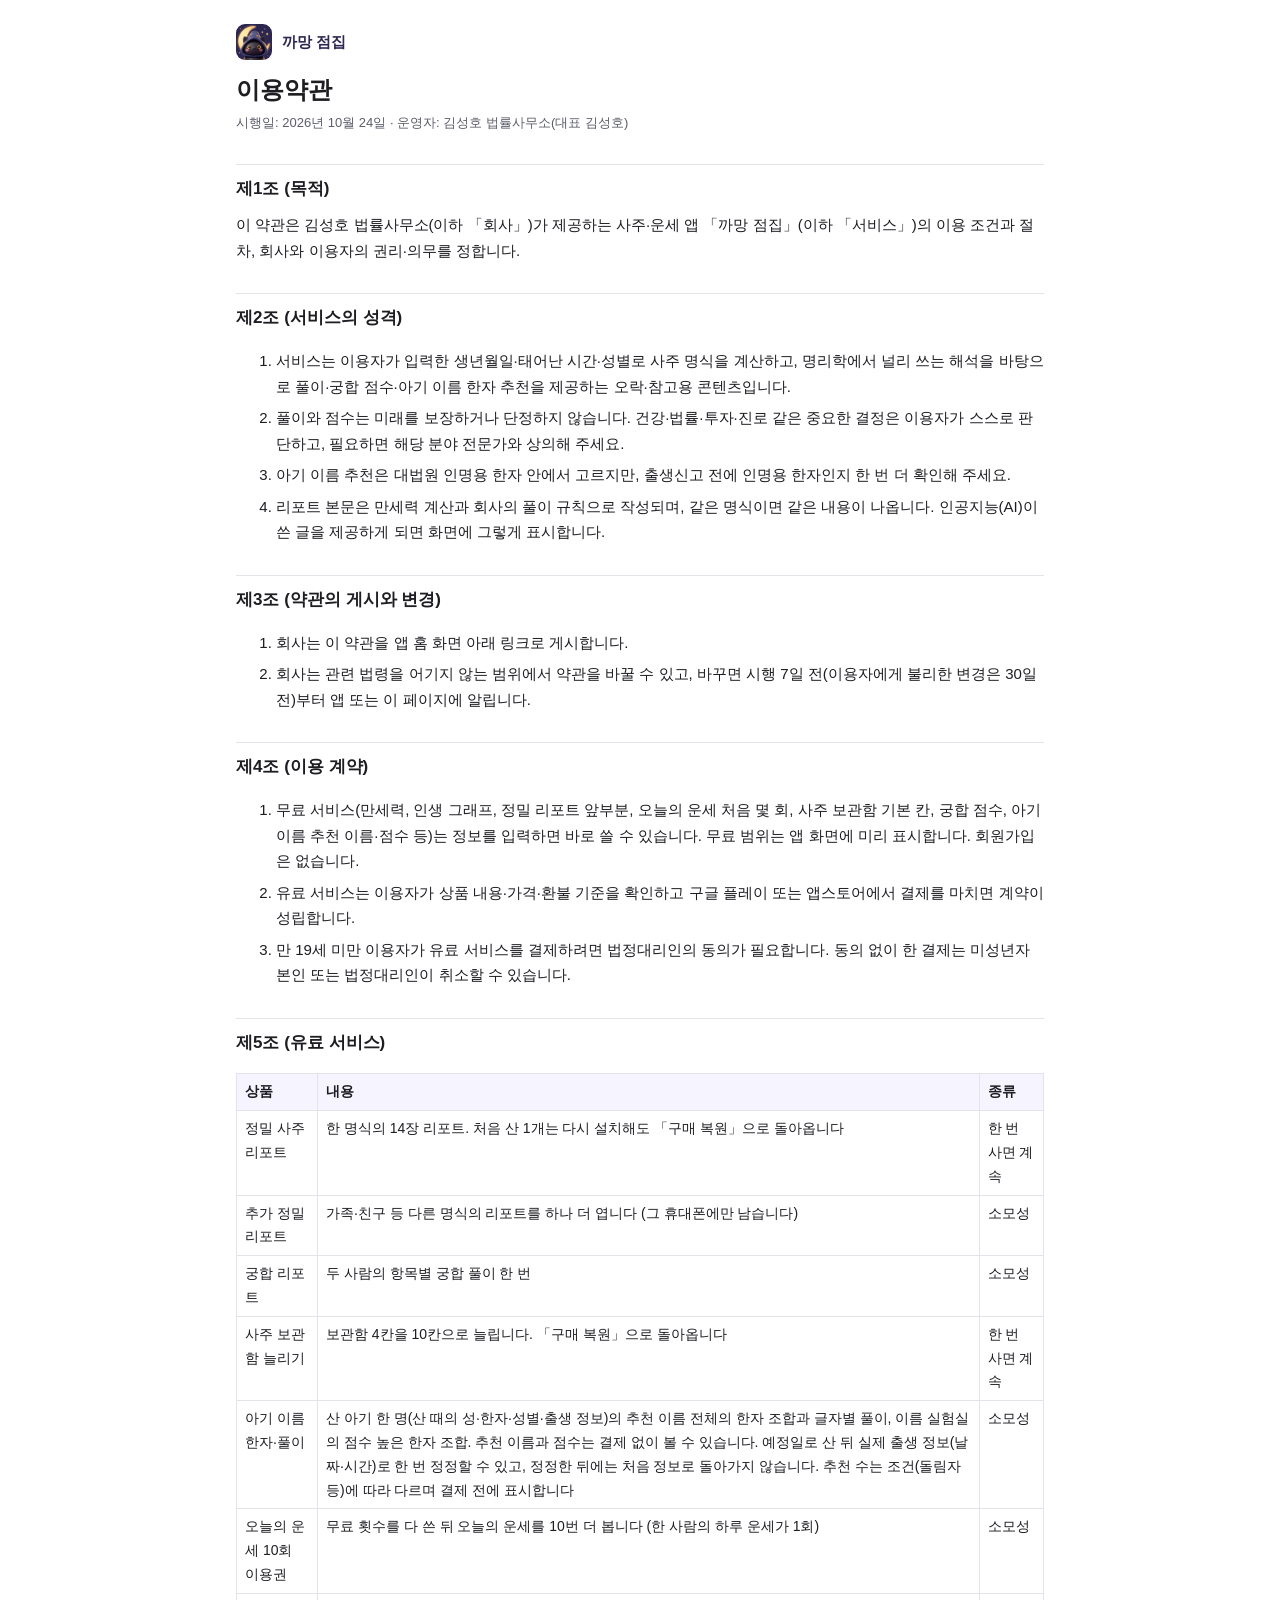
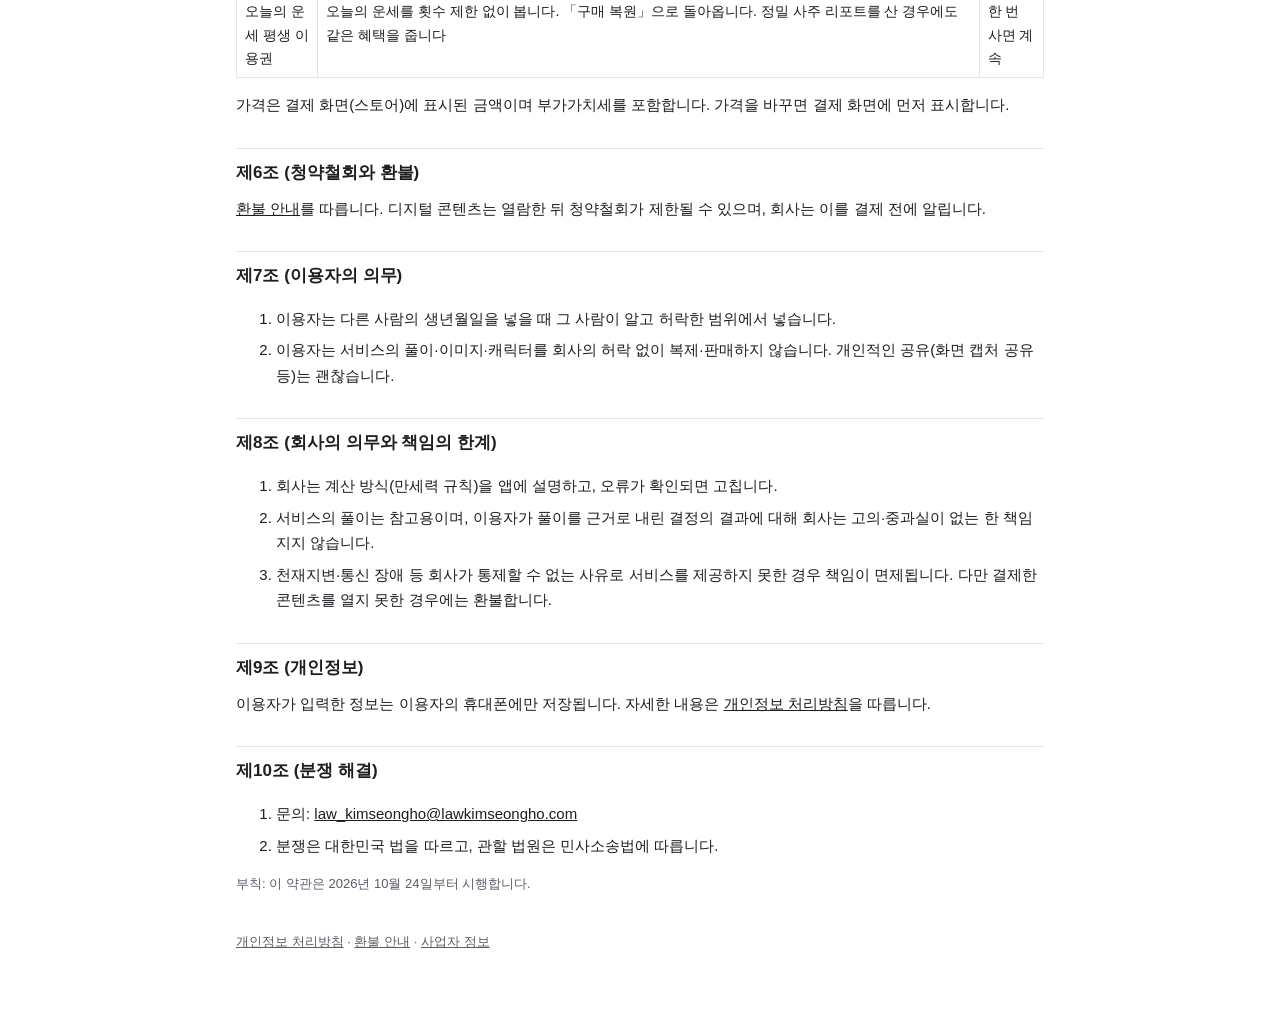
<file: terms.html>
<!doctype html>
<html lang="ko">
<head>
<meta charset="utf-8">
<meta name="viewport" content="width=device-width,initial-scale=1">
<title>이용약관 · 까망 점집</title>
<link rel="icon" href="icons/icon-192.png">
<link rel="stylesheet" href="legal.css">
</head>
<body>
<main>
<a class="app" href="./"><img src="icons/icon-192.png" alt="">까망 점집</a>
<h1>이용약관</h1>
<p class="meta">시행일: 2026년 10월 24일 · 운영자: 김성호 법률사무소(대표 김성호)</p>

<h2>제1조 (목적)</h2>
<p>이 약관은 김성호 법률사무소(이하 「회사」)가 제공하는 사주·운세 앱 「까망 점집」(이하 「서비스」)의 이용 조건과 절차, 회사와 이용자의 권리·의무를 정합니다.</p>

<h2>제2조 (서비스의 성격)</h2>
<ol>
<li>서비스는 이용자가 입력한 생년월일·태어난 시간·성별로 사주 명식을 계산하고, 명리학에서 널리 쓰는 해석을 바탕으로 풀이·궁합 점수·아기 이름 한자 추천을 제공하는 오락·참고용 콘텐츠입니다.</li>
<li>풀이와 점수는 미래를 보장하거나 단정하지 않습니다. 건강·법률·투자·진로 같은 중요한 결정은 이용자가 스스로 판단하고, 필요하면 해당 분야 전문가와 상의해 주세요.</li>
<li>아기 이름 추천은 대법원 인명용 한자 안에서 고르지만, 출생신고 전에 인명용 한자인지 한 번 더 확인해 주세요.</li>
<li>리포트 본문은 만세력 계산과 회사의 풀이 규칙으로 작성되며, 같은 명식이면 같은 내용이 나옵니다. 인공지능(AI)이 쓴 글을 제공하게 되면 화면에 그렇게 표시합니다.</li>
</ol>

<h2>제3조 (약관의 게시와 변경)</h2>
<ol>
<li>회사는 이 약관을 앱 홈 화면 아래 링크로 게시합니다.</li>
<li>회사는 관련 법령을 어기지 않는 범위에서 약관을 바꿀 수 있고, 바꾸면 시행 7일 전(이용자에게 불리한 변경은 30일 전)부터 앱 또는 이 페이지에 알립니다.</li>
</ol>

<h2>제4조 (이용 계약)</h2>
<ol>
<li>무료 서비스(만세력, 인생 그래프, 정밀 리포트 앞부분, 오늘의 운세 처음 몇 회, 사주 보관함 기본 칸, 궁합 점수, 아기 이름 추천 이름·점수 등)는 정보를 입력하면 바로 쓸 수 있습니다. 무료 범위는 앱 화면에 미리 표시합니다. 회원가입은 없습니다.</li>
<li>유료 서비스는 이용자가 상품 내용·가격·환불 기준을 확인하고 구글 플레이 또는 앱스토어에서 결제를 마치면 계약이 성립합니다.</li>
<li>만 19세 미만 이용자가 유료 서비스를 결제하려면 법정대리인의 동의가 필요합니다. 동의 없이 한 결제는 미성년자 본인 또는 법정대리인이 취소할 수 있습니다.</li>
</ol>

<h2>제5조 (유료 서비스)</h2>
<div class="tw">
<table>
<tr><th>상품</th><th>내용</th><th>종류</th></tr>
<tr><td>정밀 사주 리포트</td><td>한 명식의 14장 리포트. 처음 산 1개는 다시 설치해도 「구매 복원」으로 돌아옵니다</td><td>한 번 사면 계속</td></tr>
<tr><td>추가 정밀 리포트</td><td>가족·친구 등 다른 명식의 리포트를 하나 더 엽니다 (그 휴대폰에만 남습니다)</td><td>소모성</td></tr>
<tr><td>궁합 리포트</td><td>두 사람의 항목별 궁합 풀이 한 번</td><td>소모성</td></tr>
<tr><td>사주 보관함 늘리기</td><td>보관함 4칸을 10칸으로 늘립니다. 「구매 복원」으로 돌아옵니다</td><td>한 번 사면 계속</td></tr>
<tr><td>아기 이름 한자·풀이</td><td>산 아기 한 명(산 때의 성·한자·성별·출생 정보)의 추천 이름 전체의 한자 조합과 글자별 풀이, 이름 실험실의 점수 높은 한자 조합. 추천 이름과 점수는 결제 없이 볼 수 있습니다. 예정일로 산 뒤 실제 출생 정보(날짜·시간)로 한 번 정정할 수 있고, 정정한 뒤에는 처음 정보로 돌아가지 않습니다. 추천 수는 조건(돌림자 등)에 따라 다르며 결제 전에 표시합니다</td><td>소모성</td></tr>
<tr><td>오늘의 운세 10회 이용권</td><td>무료 횟수를 다 쓴 뒤 오늘의 운세를 10번 더 봅니다 (한 사람의 하루 운세가 1회)</td><td>소모성</td></tr>
<tr><td>오늘의 운세 평생 이용권</td><td>오늘의 운세를 횟수 제한 없이 봅니다. 「구매 복원」으로 돌아옵니다. 정밀 사주 리포트를 산 경우에도 같은 혜택을 줍니다</td><td>한 번 사면 계속</td></tr>
</table>
</div>
<p>가격은 결제 화면(스토어)에 표시된 금액이며 부가가치세를 포함합니다. 가격을 바꾸면 결제 화면에 먼저 표시합니다.</p>

<h2>제6조 (청약철회와 환불)</h2>
<p><a href="refund.html">환불 안내</a>를 따릅니다. 디지털 콘텐츠는 열람한 뒤 청약철회가 제한될 수 있으며, 회사는 이를 결제 전에 알립니다.</p>

<h2>제7조 (이용자의 의무)</h2>
<ol>
<li>이용자는 다른 사람의 생년월일을 넣을 때 그 사람이 알고 허락한 범위에서 넣습니다.</li>
<li>이용자는 서비스의 풀이·이미지·캐릭터를 회사의 허락 없이 복제·판매하지 않습니다. 개인적인 공유(화면 캡처 공유 등)는 괜찮습니다.</li>
</ol>

<h2>제8조 (회사의 의무와 책임의 한계)</h2>
<ol>
<li>회사는 계산 방식(만세력 규칙)을 앱에 설명하고, 오류가 확인되면 고칩니다.</li>
<li>서비스의 풀이는 참고용이며, 이용자가 풀이를 근거로 내린 결정의 결과에 대해 회사는 고의·중과실이 없는 한 책임지지 않습니다.</li>
<li>천재지변·통신 장애 등 회사가 통제할 수 없는 사유로 서비스를 제공하지 못한 경우 책임이 면제됩니다. 다만 결제한 콘텐츠를 열지 못한 경우에는 환불합니다.</li>
</ol>

<h2>제9조 (개인정보)</h2>
<p>이용자가 입력한 정보는 이용자의 휴대폰에만 저장됩니다. 자세한 내용은 <a href="privacy.html">개인정보 처리방침</a>을 따릅니다.</p>

<h2>제10조 (분쟁 해결)</h2>
<ol>
<li>문의: <a href="mailto:law_kimseongho@lawkimseongho.com">law_kimseongho@lawkimseongho.com</a></li>
<li>분쟁은 대한민국 법을 따르고, 관할 법원은 민사소송법에 따릅니다.</li>
</ol>

<p class="meta">부칙: 이 약관은 2026년 10월 24일부터 시행합니다.</p>
<footer><a href="privacy.html">개인정보 처리방침</a> · <a href="refund.html">환불 안내</a> · <a href="business.html">사업자 정보</a></footer>
</main>
</body>
</html>
</file>
<file: legal.css>
:root { --bg: #ffffff; --fg: #1d1d22; --mute: #5d5d6b; --line: #e3e3ea; --hl: #f6f4ff; --box: #fff8e6; --brand: #2e2754; }
@media (prefers-color-scheme: dark) { :root:not([data-theme="light"]) { --bg: #101018; --fg: #ececf2; --mute: #a3a3b5; --line: #2c2c3a; --hl: #1b1a2b; --box: #2a2412; --brand: #f2c46d; } }
:root[data-theme="dark"] { --bg: #101018; --fg: #ececf2; --mute: #a3a3b5; --line: #2c2c3a; --hl: #1b1a2b; --box: #2a2412; --brand: #f2c46d; }
* { box-sizing: border-box; }
body { margin: 0; background: var(--bg); color: var(--fg); font: 15px/1.7 -apple-system, "Apple SD Gothic Neo", "Noto Sans KR", "Malgun Gothic", sans-serif; }
main { max-width: 840px; margin: 0 auto; padding: 24px 16px 64px; }
.app { display: flex; align-items: center; gap: 10px; margin-bottom: 14px; color: var(--brand); font-weight: 700; text-decoration: none; }
.app img { width: 36px; height: 36px; border-radius: 9px; }
h1 { font-size: 24px; margin: 0 0 4px; line-height: 1.35; }
h2 { font-size: 17px; margin: 30px 0 8px; padding-top: 10px; border-top: 1px solid var(--line); }
h3 { font-size: 15px; margin: 16px 0 4px; }
p, li { margin: 6px 0; }
.meta, .note { color: var(--mute); font-size: 13px; }
.callout { background: var(--box); border-radius: 10px; padding: 10px 14px; margin: 14px 0; }
.toc { background: var(--hl); border-radius: 10px; padding: 12px 16px; font-size: 14px; }
.toc ol { margin: 0; padding-left: 22px; columns: 2; }
@media (max-width: 560px) { .toc ol { columns: 1; } }
.tw { overflow-x: auto; }
table { width: 100%; border-collapse: collapse; font-size: 14px; margin: 8px 0; min-width: 540px; }
th, td { border: 1px solid var(--line); padding: 6px 8px; vertical-align: top; text-align: left; }
th { background: var(--hl); white-space: nowrap; }
dl.info { display: grid; grid-template-columns: max-content 1fr; gap: 6px 16px; margin: 10px 0; background: var(--hl); border-radius: 10px; padding: 12px 16px; }
dl.info dt { color: var(--mute); }
dl.info dd { margin: 0; }
@media (max-width: 480px) { dl.info { grid-template-columns: 1fr; } dl.info dt { margin-top: 6px; } }
footer { margin-top: 36px; font-size: 13px; color: var(--mute); }
a { color: inherit; }
</file>
